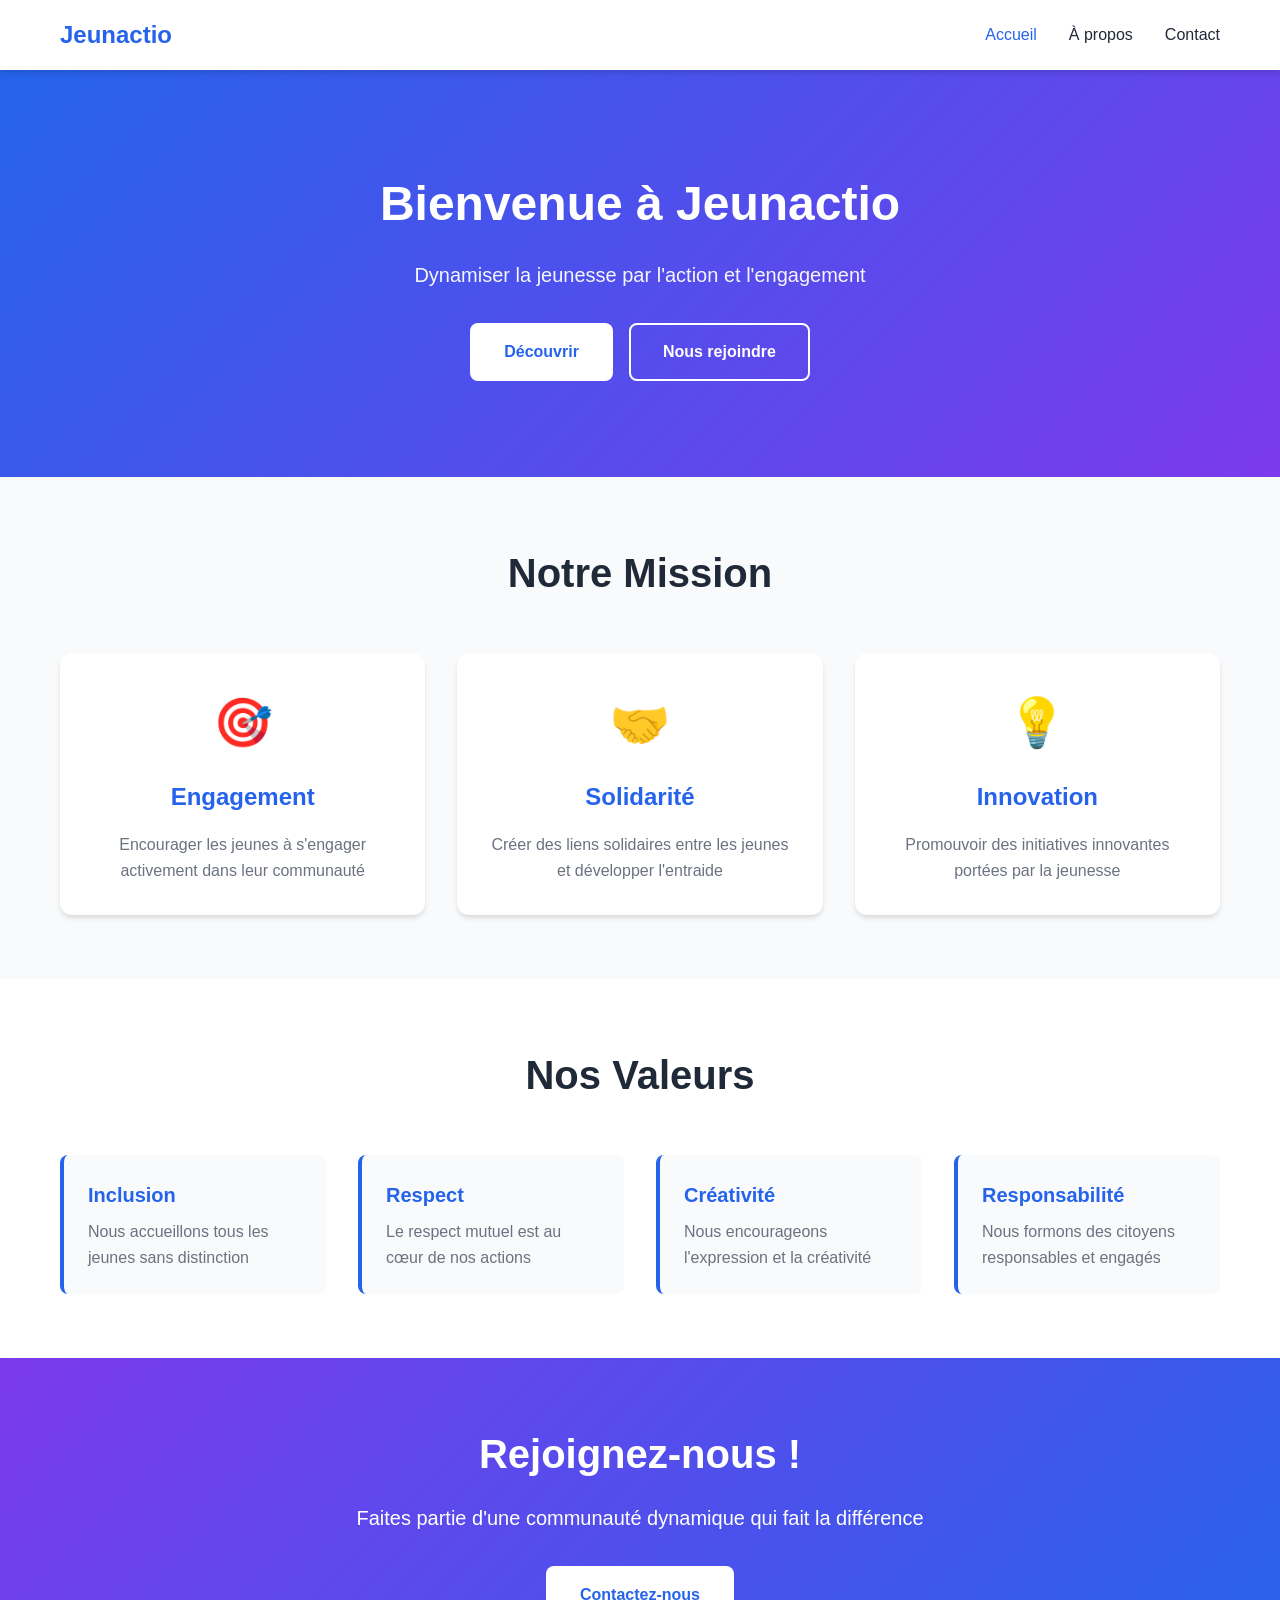
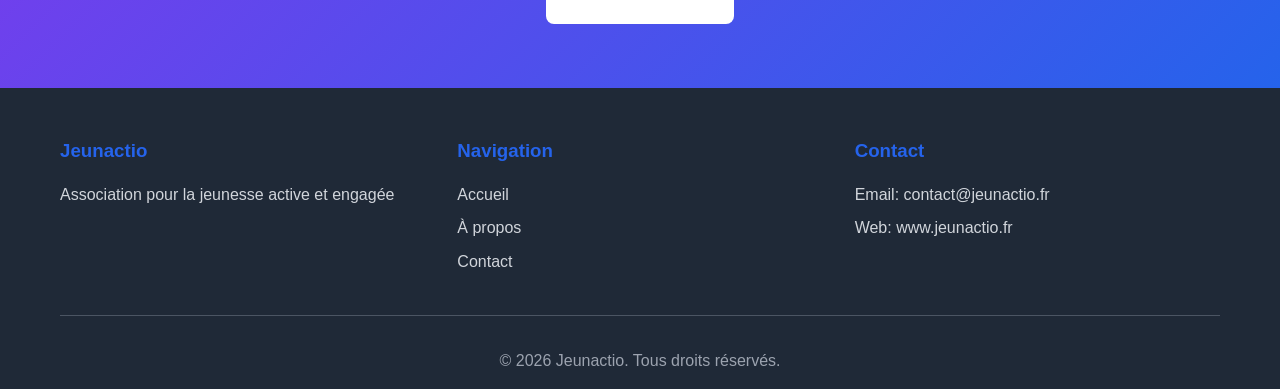
<file: index.html>
<!DOCTYPE html>
<html lang="fr">
<head>
    <meta charset="UTF-8">
    <meta name="viewport" content="width=device-width, initial-scale=1.0">
    <meta name="description" content="Association Jeunactio - Dynamiser la jeunesse par l'action et l'engagement">
    <meta name="keywords" content="jeunesse, association, action, engagement, solidarité">
    <title>Jeunactio - Association de la Jeunesse Active</title>
    <link rel="stylesheet" href="css/style.css">
</head>
<body>
    <!-- Navigation -->
    <nav class="navbar">
        <div class="container">
            <div class="nav-wrapper">
                <a href="index.html" class="logo">Jeunactio</a>
                <button class="menu-toggle" id="menuToggle" aria-label="Toggle menu">
                    <span></span>
                    <span></span>
                    <span></span>
                </button>
                <ul class="nav-menu" id="navMenu">
                    <li><a href="index.html" class="active">Accueil</a></li>
                    <li><a href="about.html">À propos</a></li>
                    <li><a href="contact.html">Contact</a></li>
                </ul>
            </div>
        </div>
    </nav>

    <!-- Hero Section -->
    <section class="hero">
        <div class="container">
            <div class="hero-content">
                <h1 class="hero-title">Bienvenue à Jeunactio</h1>
                <p class="hero-subtitle">Dynamiser la jeunesse par l'action et l'engagement</p>
                <div class="hero-buttons">
                    <a href="about.html" class="btn btn-primary">Découvrir</a>
                    <a href="contact.html" class="btn btn-secondary">Nous rejoindre</a>
                </div>
            </div>
        </div>
    </section>

    <!-- About Section -->
    <section class="section about-preview">
        <div class="container">
            <h2 class="section-title">Notre Mission</h2>
            <div class="about-grid">
                <div class="about-card">
                    <div class="card-icon">🎯</div>
                    <h3>Engagement</h3>
                    <p>Encourager les jeunes à s'engager activement dans leur communauté</p>
                </div>
                <div class="about-card">
                    <div class="card-icon">🤝</div>
                    <h3>Solidarité</h3>
                    <p>Créer des liens solidaires entre les jeunes et développer l'entraide</p>
                </div>
                <div class="about-card">
                    <div class="card-icon">💡</div>
                    <h3>Innovation</h3>
                    <p>Promouvoir des initiatives innovantes portées par la jeunesse</p>
                </div>
            </div>
        </div>
    </section>

    <!-- Values Section -->
    <section class="section values-section">
        <div class="container">
            <h2 class="section-title">Nos Valeurs</h2>
            <div class="values-grid">
                <div class="value-item">
                    <h3>Inclusion</h3>
                    <p>Nous accueillons tous les jeunes sans distinction</p>
                </div>
                <div class="value-item">
                    <h3>Respect</h3>
                    <p>Le respect mutuel est au cœur de nos actions</p>
                </div>
                <div class="value-item">
                    <h3>Créativité</h3>
                    <p>Nous encourageons l'expression et la créativité</p>
                </div>
                <div class="value-item">
                    <h3>Responsabilité</h3>
                    <p>Nous formons des citoyens responsables et engagés</p>
                </div>
            </div>
        </div>
    </section>

    <!-- CTA Section -->
    <section class="section cta-section">
        <div class="container">
            <div class="cta-content">
                <h2>Rejoignez-nous !</h2>
                <p>Faites partie d'une communauté dynamique qui fait la différence</p>
                <a href="contact.html" class="btn btn-light">Contactez-nous</a>
            </div>
        </div>
    </section>

    <!-- Footer -->
    <footer class="footer">
        <div class="container">
            <div class="footer-content">
                <div class="footer-section">
                    <h3>Jeunactio</h3>
                    <p>Association pour la jeunesse active et engagée</p>
                </div>
                <div class="footer-section">
                    <h3>Navigation</h3>
                    <ul>
                        <li><a href="index.html">Accueil</a></li>
                        <li><a href="about.html">À propos</a></li>
                        <li><a href="contact.html">Contact</a></li>
                    </ul>
                </div>
                <div class="footer-section">
                    <h3>Contact</h3>
                    <p>Email: contact@jeunactio.fr</p>
                    <p>Web: www.jeunactio.fr</p>
                </div>
            </div>
            <div class="footer-bottom">
                <p>&copy; 2025 Jeunactio. Tous droits réservés.</p>
            </div>
        </div>
    </footer>

    <script src="js/script.js"></script>
</body>
</html>
</file>
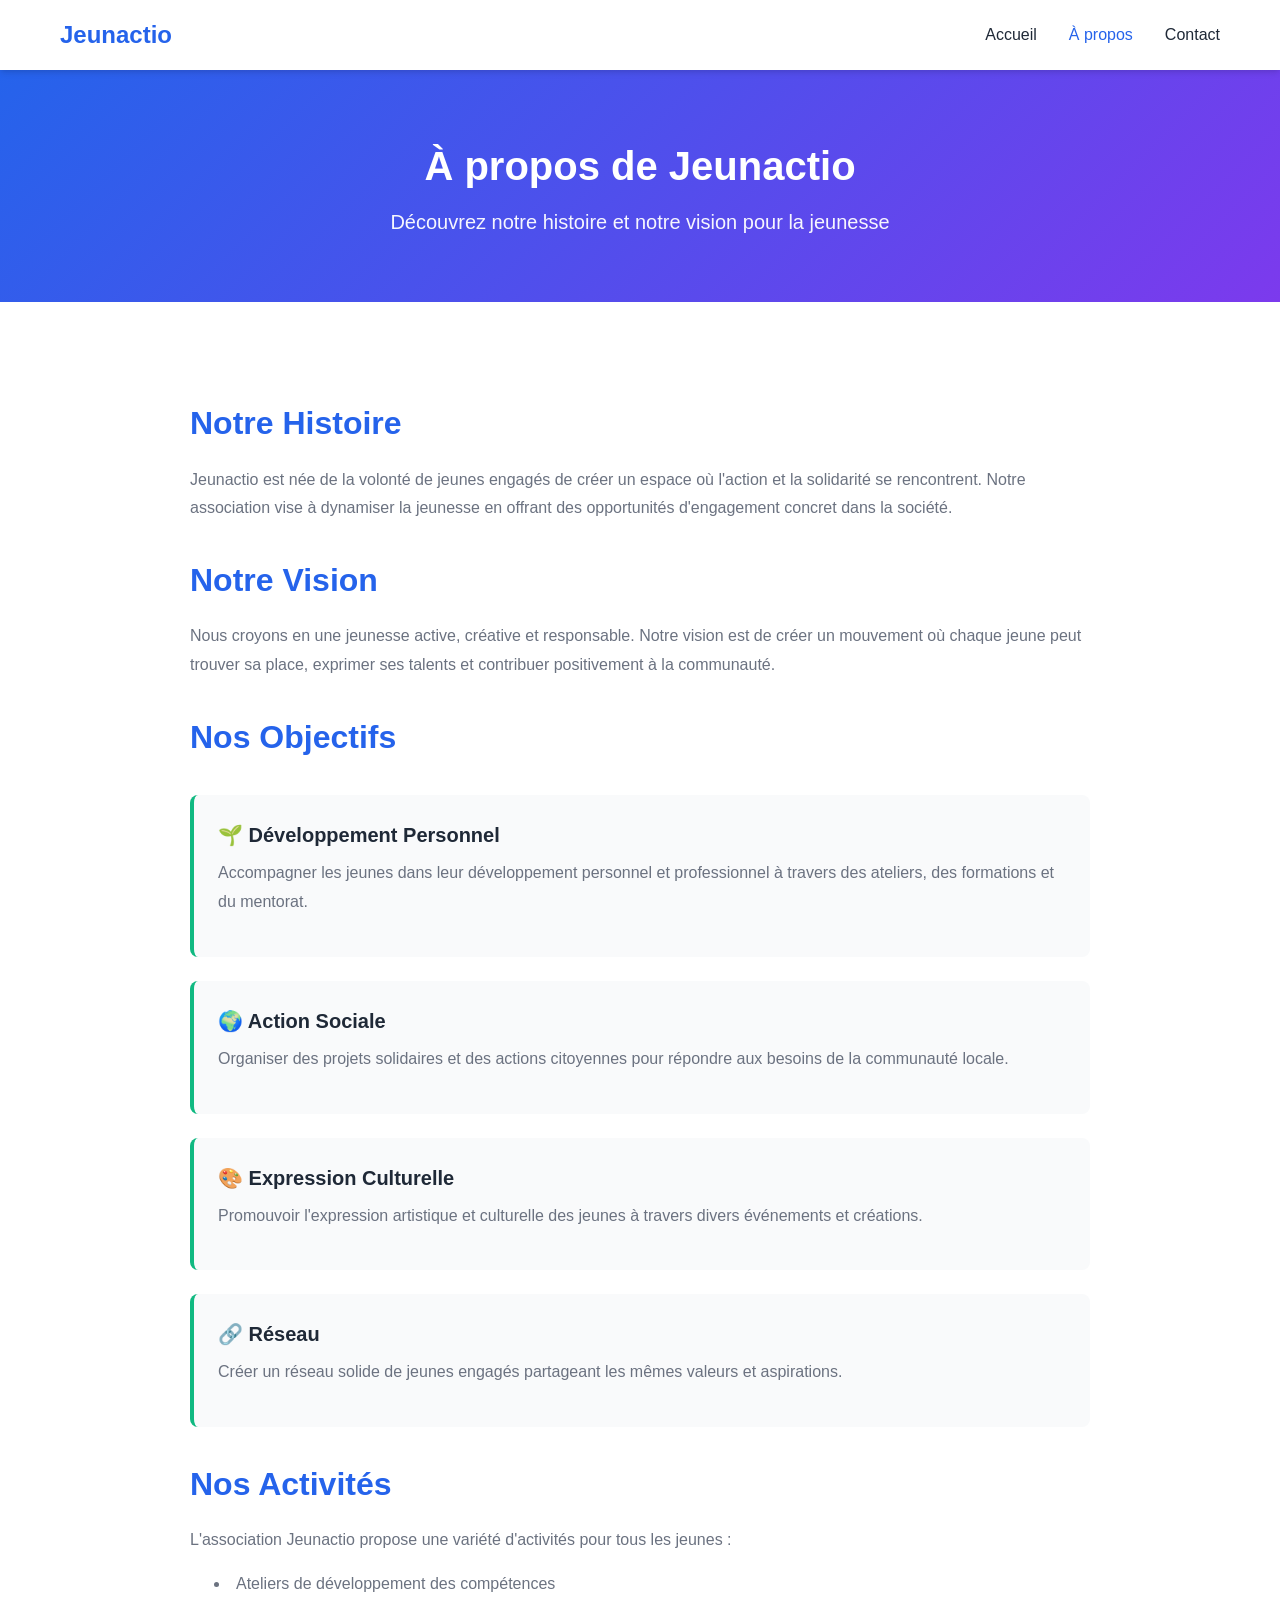
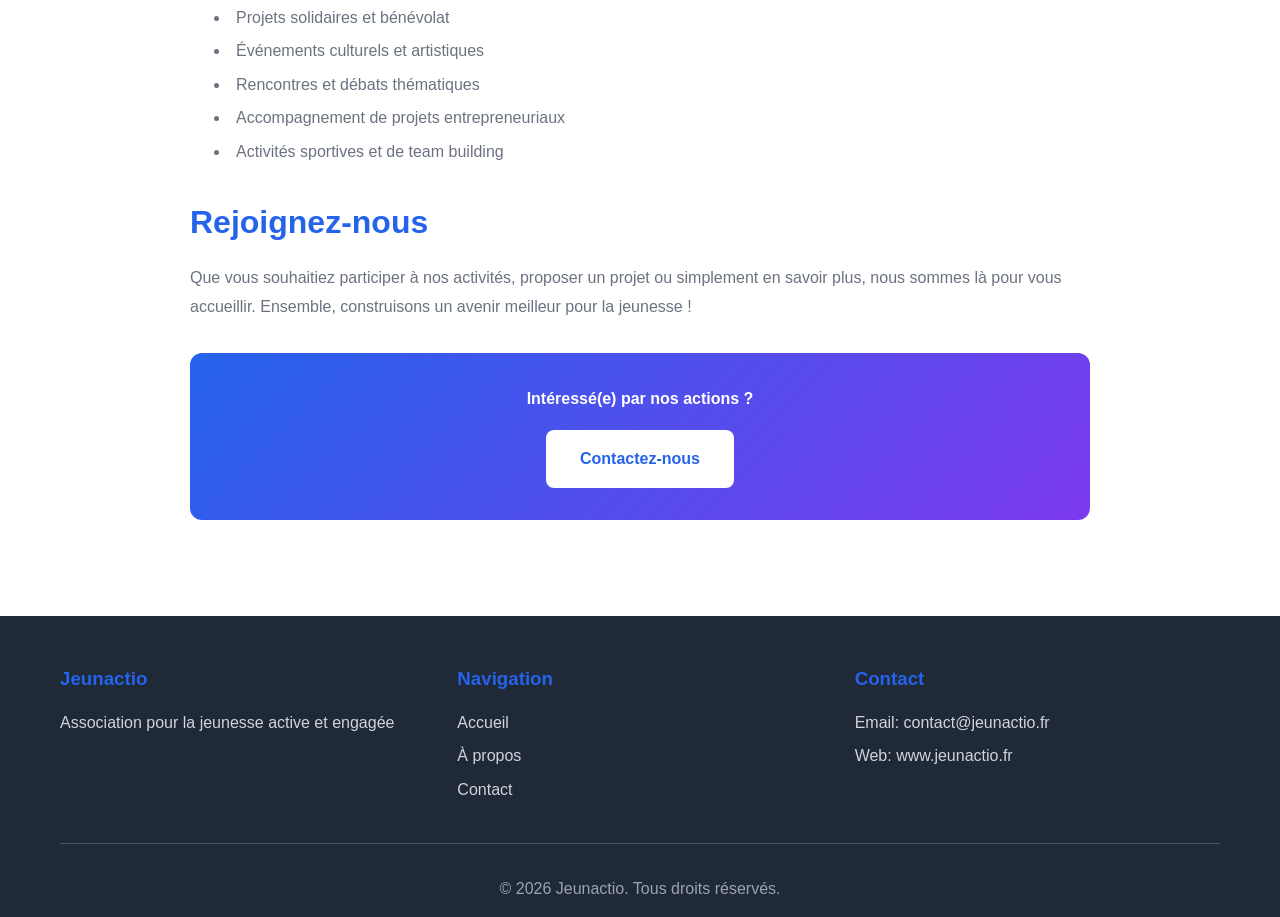
<file: about.html>
<!DOCTYPE html>
<html lang="fr">
<head>
    <meta charset="UTF-8">
    <meta name="viewport" content="width=device-width, initial-scale=1.0">
    <meta name="description" content="À propos de Jeunactio - Découvrez notre histoire et notre vision">
    <title>À propos - Jeunactio</title>
    <link rel="stylesheet" href="css/style.css">
</head>
<body>
    <!-- Navigation -->
    <nav class="navbar">
        <div class="container">
            <div class="nav-wrapper">
                <a href="index.html" class="logo">Jeunactio</a>
                <button class="menu-toggle" id="menuToggle" aria-label="Toggle menu">
                    <span></span>
                    <span></span>
                    <span></span>
                </button>
                <ul class="nav-menu" id="navMenu">
                    <li><a href="index.html">Accueil</a></li>
                    <li><a href="about.html" class="active">À propos</a></li>
                    <li><a href="contact.html">Contact</a></li>
                </ul>
            </div>
        </div>
    </nav>

    <!-- Page Header -->
    <section class="page-header">
        <div class="container">
            <h1>À propos de Jeunactio</h1>
            <p>Découvrez notre histoire et notre vision pour la jeunesse</p>
        </div>
    </section>

    <!-- About Content -->
    <section class="section">
        <div class="container">
            <div class="content-wrapper">
                <h2>Notre Histoire</h2>
                <p>Jeunactio est née de la volonté de jeunes engagés de créer un espace où l'action et la solidarité se rencontrent. Notre association vise à dynamiser la jeunesse en offrant des opportunités d'engagement concret dans la société.</p>
                
                <h2>Notre Vision</h2>
                <p>Nous croyons en une jeunesse active, créative et responsable. Notre vision est de créer un mouvement où chaque jeune peut trouver sa place, exprimer ses talents et contribuer positivement à la communauté.</p>

                <h2>Nos Objectifs</h2>
                <div class="objectives-list">
                    <div class="objective-item">
                        <h3>🌱 Développement Personnel</h3>
                        <p>Accompagner les jeunes dans leur développement personnel et professionnel à travers des ateliers, des formations et du mentorat.</p>
                    </div>
                    <div class="objective-item">
                        <h3>🌍 Action Sociale</h3>
                        <p>Organiser des projets solidaires et des actions citoyennes pour répondre aux besoins de la communauté locale.</p>
                    </div>
                    <div class="objective-item">
                        <h3>🎨 Expression Culturelle</h3>
                        <p>Promouvoir l'expression artistique et culturelle des jeunes à travers divers événements et créations.</p>
                    </div>
                    <div class="objective-item">
                        <h3>🔗 Réseau</h3>
                        <p>Créer un réseau solide de jeunes engagés partageant les mêmes valeurs et aspirations.</p>
                    </div>
                </div>

                <h2>Nos Activités</h2>
                <p>L'association Jeunactio propose une variété d'activités pour tous les jeunes :</p>
                <ul class="activities-list">
                    <li>Ateliers de développement des compétences</li>
                    <li>Projets solidaires et bénévolat</li>
                    <li>Événements culturels et artistiques</li>
                    <li>Rencontres et débats thématiques</li>
                    <li>Accompagnement de projets entrepreneuriaux</li>
                    <li>Activités sportives et de team building</li>
                </ul>

                <h2>Rejoignez-nous</h2>
                <p>Que vous souhaitiez participer à nos activités, proposer un projet ou simplement en savoir plus, nous sommes là pour vous accueillir. Ensemble, construisons un avenir meilleur pour la jeunesse !</p>
                
                <div class="cta-box">
                    <p><strong>Intéressé(e) par nos actions ?</strong></p>
                    <a href="contact.html" class="btn btn-primary">Contactez-nous</a>
                </div>
            </div>
        </div>
    </section>

    <!-- Footer -->
    <footer class="footer">
        <div class="container">
            <div class="footer-content">
                <div class="footer-section">
                    <h3>Jeunactio</h3>
                    <p>Association pour la jeunesse active et engagée</p>
                </div>
                <div class="footer-section">
                    <h3>Navigation</h3>
                    <ul>
                        <li><a href="index.html">Accueil</a></li>
                        <li><a href="about.html">À propos</a></li>
                        <li><a href="contact.html">Contact</a></li>
                    </ul>
                </div>
                <div class="footer-section">
                    <h3>Contact</h3>
                    <p>Email: contact@jeunactio.fr</p>
                    <p>Web: www.jeunactio.fr</p>
                </div>
            </div>
            <div class="footer-bottom">
                <p>&copy; 2025 Jeunactio. Tous droits réservés.</p>
            </div>
        </div>
    </footer>

    <script src="js/script.js"></script>
</body>
</html>
</file>
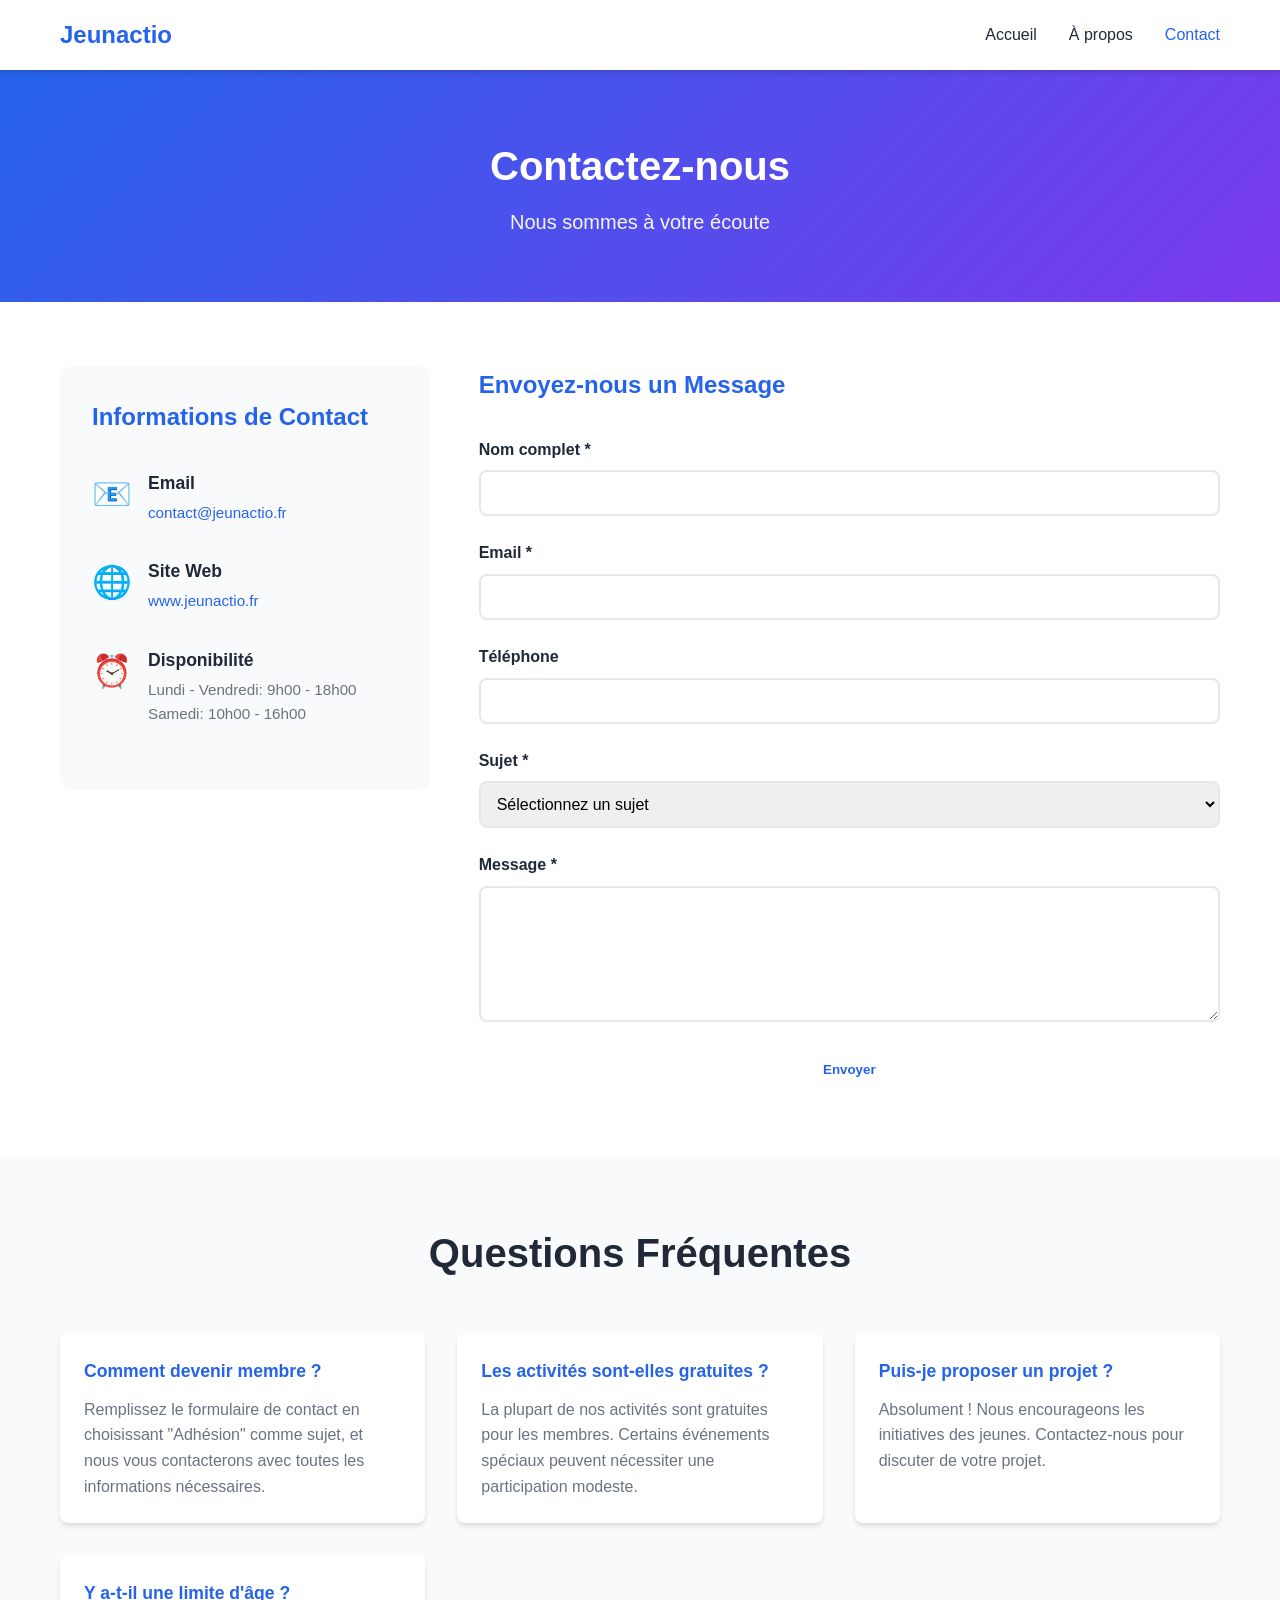
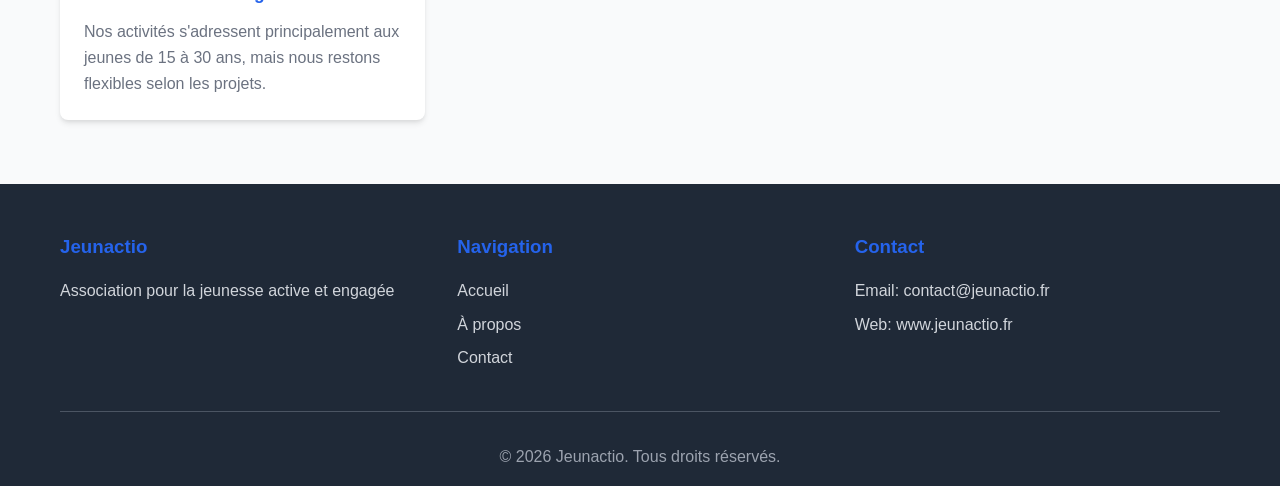
<file: contact.html>
<!DOCTYPE html>
<html lang="fr">
<head>
    <meta charset="UTF-8">
    <meta name="viewport" content="width=device-width, initial-scale=1.0">
    <meta name="description" content="Contactez Jeunactio - Nous sommes à votre écoute">
    <title>Contact - Jeunactio</title>
    <link rel="stylesheet" href="css/style.css">
</head>
<body>
    <!-- Navigation -->
    <nav class="navbar">
        <div class="container">
            <div class="nav-wrapper">
                <a href="index.html" class="logo">Jeunactio</a>
                <button class="menu-toggle" id="menuToggle" aria-label="Toggle menu">
                    <span></span>
                    <span></span>
                    <span></span>
                </button>
                <ul class="nav-menu" id="navMenu">
                    <li><a href="index.html">Accueil</a></li>
                    <li><a href="about.html">À propos</a></li>
                    <li><a href="contact.html" class="active">Contact</a></li>
                </ul>
            </div>
        </div>
    </nav>

    <!-- Page Header -->
    <section class="page-header">
        <div class="container">
            <h1>Contactez-nous</h1>
            <p>Nous sommes à votre écoute</p>
        </div>
    </section>

    <!-- Contact Section -->
    <section class="section">
        <div class="container">
            <div class="contact-wrapper">
                <div class="contact-info">
                    <h2>Informations de Contact</h2>
                    <div class="info-item">
                        <div class="info-icon">📧</div>
                        <div>
                            <h3>Email</h3>
                            <p><a href="mailto:contact@jeunactio.fr">contact@jeunactio.fr</a></p>
                        </div>
                    </div>
                    <div class="info-item">
                        <div class="info-icon">🌐</div>
                        <div>
                            <h3>Site Web</h3>
                            <p><a href="https://www.jeunactio.fr" target="_blank">www.jeunactio.fr</a></p>
                        </div>
                    </div>
                    <div class="info-item">
                        <div class="info-icon">⏰</div>
                        <div>
                            <h3>Disponibilité</h3>
                            <p>Lundi - Vendredi: 9h00 - 18h00</p>
                            <p>Samedi: 10h00 - 16h00</p>
                        </div>
                    </div>
                </div>

                <div class="contact-form-container">
                    <h2>Envoyez-nous un Message</h2>
                    <form class="contact-form" id="contactForm">
                        <div class="form-group">
                            <label for="name">Nom complet *</label>
                            <input type="text" id="name" name="name" required>
                        </div>
                        <div class="form-group">
                            <label for="email">Email *</label>
                            <input type="email" id="email" name="email" required>
                        </div>
                        <div class="form-group">
                            <label for="phone">Téléphone</label>
                            <input type="tel" id="phone" name="phone">
                        </div>
                        <div class="form-group">
                            <label for="subject">Sujet *</label>
                            <select id="subject" name="subject" required>
                                <option value="">Sélectionnez un sujet</option>
                                <option value="info">Demande d'information</option>
                                <option value="membership">Adhésion</option>
                                <option value="partnership">Partenariat</option>
                                <option value="volunteer">Bénévolat</option>
                                <option value="other">Autre</option>
                            </select>
                        </div>
                        <div class="form-group">
                            <label for="message">Message *</label>
                            <textarea id="message" name="message" rows="6" required></textarea>
                        </div>
                        <div class="form-group">
                            <button type="submit" class="btn btn-primary">Envoyer</button>
                        </div>
                        <div id="formMessage" class="form-message"></div>
                    </form>
                </div>
            </div>
        </div>
    </section>

    <!-- FAQ Section -->
    <section class="section faq-section">
        <div class="container">
            <h2 class="section-title">Questions Fréquentes</h2>
            <div class="faq-grid">
                <div class="faq-item">
                    <h3>Comment devenir membre ?</h3>
                    <p>Remplissez le formulaire de contact en choisissant "Adhésion" comme sujet, et nous vous contacterons avec toutes les informations nécessaires.</p>
                </div>
                <div class="faq-item">
                    <h3>Les activités sont-elles gratuites ?</h3>
                    <p>La plupart de nos activités sont gratuites pour les membres. Certains événements spéciaux peuvent nécessiter une participation modeste.</p>
                </div>
                <div class="faq-item">
                    <h3>Puis-je proposer un projet ?</h3>
                    <p>Absolument ! Nous encourageons les initiatives des jeunes. Contactez-nous pour discuter de votre projet.</p>
                </div>
                <div class="faq-item">
                    <h3>Y a-t-il une limite d'âge ?</h3>
                    <p>Nos activités s'adressent principalement aux jeunes de 15 à 30 ans, mais nous restons flexibles selon les projets.</p>
                </div>
            </div>
        </div>
    </section>

    <!-- Footer -->
    <footer class="footer">
        <div class="container">
            <div class="footer-content">
                <div class="footer-section">
                    <h3>Jeunactio</h3>
                    <p>Association pour la jeunesse active et engagée</p>
                </div>
                <div class="footer-section">
                    <h3>Navigation</h3>
                    <ul>
                        <li><a href="index.html">Accueil</a></li>
                        <li><a href="about.html">À propos</a></li>
                        <li><a href="contact.html">Contact</a></li>
                    </ul>
                </div>
                <div class="footer-section">
                    <h3>Contact</h3>
                    <p>Email: contact@jeunactio.fr</p>
                    <p>Web: www.jeunactio.fr</p>
                </div>
            </div>
            <div class="footer-bottom">
                <p>&copy; 2025 Jeunactio. Tous droits réservés.</p>
            </div>
        </div>
    </footer>

    <script src="js/script.js"></script>
</body>
</html>
</file>
<file: css/style.css>
/* ===== CSS Reset & Base Styles ===== */
* {
    margin: 0;
    padding: 0;
    box-sizing: border-box;
}

:root {
    --primary-color: #2563eb;
    --secondary-color: #7c3aed;
    --accent-color: #10b981;
    --text-dark: #1f2937;
    --text-light: #6b7280;
    --bg-light: #f9fafb;
    --bg-white: #ffffff;
    --border-color: #e5e7eb;
    --shadow: 0 4px 6px -1px rgba(0, 0, 0, 0.1), 0 2px 4px -1px rgba(0, 0, 0, 0.06);
    --shadow-lg: 0 10px 15px -3px rgba(0, 0, 0, 0.1), 0 4px 6px -2px rgba(0, 0, 0, 0.05);
}

html {
    scroll-behavior: smooth;
}

body {
    font-family: 'Segoe UI', Tahoma, Geneva, Verdana, sans-serif;
    line-height: 1.6;
    color: var(--text-dark);
    background-color: var(--bg-white);
}

.container {
    max-width: 1200px;
    margin: 0 auto;
    padding: 0 20px;
}

/* ===== Navigation ===== */
.navbar {
    background-color: var(--bg-white);
    box-shadow: var(--shadow);
    position: sticky;
    top: 0;
    z-index: 1000;
}

.nav-wrapper {
    display: flex;
    justify-content: space-between;
    align-items: center;
    padding: 1rem 0;
}

.logo {
    font-size: 1.5rem;
    font-weight: bold;
    color: var(--primary-color);
    text-decoration: none;
    transition: color 0.3s ease;
}

.logo:hover {
    color: var(--secondary-color);
}

.nav-menu {
    display: flex;
    list-style: none;
    gap: 2rem;
}

.nav-menu a {
    text-decoration: none;
    color: var(--text-dark);
    font-weight: 500;
    transition: color 0.3s ease;
    padding: 0.5rem 0;
}

.nav-menu a:hover,
.nav-menu a.active {
    color: var(--primary-color);
}

.menu-toggle {
    display: none;
    flex-direction: column;
    background: none;
    border: none;
    cursor: pointer;
    gap: 5px;
}

.menu-toggle span {
    width: 25px;
    height: 3px;
    background-color: var(--text-dark);
    transition: all 0.3s ease;
}

/* ===== Hero Section ===== */
.hero {
    background: linear-gradient(135deg, var(--primary-color) 0%, var(--secondary-color) 100%);
    color: white;
    padding: 6rem 0;
    text-align: center;
}

.hero-content {
    max-width: 800px;
    margin: 0 auto;
}

.hero-title {
    font-size: 3rem;
    margin-bottom: 1rem;
    font-weight: 700;
}

.hero-subtitle {
    font-size: 1.25rem;
    margin-bottom: 2rem;
    opacity: 0.95;
}

.hero-buttons {
    display: flex;
    gap: 1rem;
    justify-content: center;
    flex-wrap: wrap;
}

/* ===== Buttons ===== */
.btn {
    display: inline-block;
    padding: 0.875rem 2rem;
    border-radius: 8px;
    text-decoration: none;
    font-weight: 600;
    transition: all 0.3s ease;
    border: 2px solid transparent;
}

.btn-primary {
    background-color: var(--bg-white);
    color: var(--primary-color);
}

.btn-primary:hover {
    background-color: var(--bg-light);
    transform: translateY(-2px);
    box-shadow: var(--shadow-lg);
}

.btn-secondary {
    background-color: transparent;
    color: var(--bg-white);
    border-color: var(--bg-white);
}

.btn-secondary:hover {
    background-color: var(--bg-white);
    color: var(--primary-color);
}

.btn-light {
    background-color: var(--bg-white);
    color: var(--primary-color);
}

.btn-light:hover {
    transform: translateY(-2px);
    box-shadow: var(--shadow-lg);
}

/* ===== Sections ===== */
.section {
    padding: 4rem 0;
}

.section-title {
    text-align: center;
    font-size: 2.5rem;
    margin-bottom: 3rem;
    color: var(--text-dark);
}

/* ===== About Preview ===== */
.about-preview {
    background-color: var(--bg-light);
}

.about-grid {
    display: grid;
    grid-template-columns: repeat(auto-fit, minmax(280px, 1fr));
    gap: 2rem;
}

.about-card {
    background-color: var(--bg-white);
    padding: 2rem;
    border-radius: 12px;
    text-align: center;
    box-shadow: var(--shadow);
    transition: transform 0.3s ease, box-shadow 0.3s ease;
}

.about-card:hover {
    transform: translateY(-5px);
    box-shadow: var(--shadow-lg);
}

.card-icon {
    font-size: 3rem;
    margin-bottom: 1rem;
}

.about-card h3 {
    font-size: 1.5rem;
    margin-bottom: 1rem;
    color: var(--primary-color);
}

.about-card p {
    color: var(--text-light);
}

/* ===== Values Section ===== */
.values-grid {
    display: grid;
    grid-template-columns: repeat(auto-fit, minmax(250px, 1fr));
    gap: 2rem;
}

.value-item {
    padding: 1.5rem;
    border-left: 4px solid var(--primary-color);
    background-color: var(--bg-light);
    border-radius: 8px;
    transition: all 0.3s ease;
}

.value-item:hover {
    background-color: var(--bg-white);
    box-shadow: var(--shadow);
}

.value-item h3 {
    color: var(--primary-color);
    margin-bottom: 0.5rem;
    font-size: 1.25rem;
}

.value-item p {
    color: var(--text-light);
}

/* ===== CTA Section ===== */
.cta-section {
    background: linear-gradient(135deg, var(--secondary-color) 0%, var(--primary-color) 100%);
    color: white;
    text-align: center;
}

.cta-content h2 {
    font-size: 2.5rem;
    margin-bottom: 1rem;
}

.cta-content p {
    font-size: 1.25rem;
    margin-bottom: 2rem;
}

/* ===== Footer ===== */
.footer {
    background-color: var(--text-dark);
    color: white;
    padding: 3rem 0 1rem;
}

.footer-content {
    display: grid;
    grid-template-columns: repeat(auto-fit, minmax(250px, 1fr));
    gap: 2rem;
    margin-bottom: 2rem;
}

.footer-section h3 {
    margin-bottom: 1rem;
    color: var(--primary-color);
}

.footer-section ul {
    list-style: none;
}

.footer-section ul li {
    margin-bottom: 0.5rem;
}

.footer-section a {
    color: #d1d5db;
    text-decoration: none;
    transition: color 0.3s ease;
}

.footer-section a:hover {
    color: white;
}

.footer-section p {
    color: #d1d5db;
    margin-bottom: 0.5rem;
}

.footer-bottom {
    text-align: center;
    padding-top: 2rem;
    border-top: 1px solid #4b5563;
    color: #9ca3af;
}

/* ===== Page Header ===== */
.page-header {
    background: linear-gradient(135deg, var(--primary-color) 0%, var(--secondary-color) 100%);
    color: white;
    padding: 4rem 0;
    text-align: center;
}

.page-header h1 {
    font-size: 2.5rem;
    margin-bottom: 0.5rem;
}

.page-header p {
    font-size: 1.25rem;
    opacity: 0.95;
}

/* ===== Content Wrapper ===== */
.content-wrapper {
    max-width: 900px;
    margin: 0 auto;
}

.content-wrapper h2 {
    color: var(--primary-color);
    font-size: 2rem;
    margin: 2rem 0 1rem;
}

.content-wrapper p {
    color: var(--text-light);
    margin-bottom: 1rem;
    line-height: 1.8;
}

/* ===== Objectives ===== */
.objectives-list {
    display: grid;
    gap: 1.5rem;
    margin: 2rem 0;
}

.objective-item {
    background-color: var(--bg-light);
    padding: 1.5rem;
    border-radius: 8px;
    border-left: 4px solid var(--accent-color);
}

.objective-item h3 {
    color: var(--text-dark);
    margin-bottom: 0.5rem;
    font-size: 1.25rem;
}

.objective-item p {
    color: var(--text-light);
}

/* ===== Activities List ===== */
.activities-list {
    list-style-position: inside;
    color: var(--text-light);
    margin: 1rem 0;
    padding-left: 1rem;
}

.activities-list li {
    margin-bottom: 0.5rem;
    padding-left: 0.5rem;
}

/* ===== CTA Box ===== */
.cta-box {
    background: linear-gradient(135deg, var(--primary-color) 0%, var(--secondary-color) 100%);
    color: white;
    padding: 2rem;
    border-radius: 12px;
    text-align: center;
    margin: 2rem 0;
}

.cta-box p {
    color: white;
    margin-bottom: 1rem;
}

/* ===== Contact Wrapper ===== */
.contact-wrapper {
    display: grid;
    grid-template-columns: 1fr 2fr;
    gap: 3rem;
}

.contact-info {
    background-color: var(--bg-light);
    padding: 2rem;
    border-radius: 12px;
    height: fit-content;
}

.contact-info h2 {
    color: var(--primary-color);
    margin-bottom: 2rem;
}

.info-item {
    display: flex;
    gap: 1rem;
    margin-bottom: 2rem;
    align-items: flex-start;
}

.info-icon {
    font-size: 2rem;
}

.info-item h3 {
    color: var(--text-dark);
    font-size: 1.1rem;
    margin-bottom: 0.25rem;
}

.info-item p {
    color: var(--text-light);
    font-size: 0.95rem;
    line-height: 1.6;
}

.info-item a {
    color: var(--primary-color);
    text-decoration: none;
}

.info-item a:hover {
    text-decoration: underline;
}

/* ===== Contact Form ===== */
.contact-form-container h2 {
    color: var(--primary-color);
    margin-bottom: 2rem;
}

.contact-form {
    display: flex;
    flex-direction: column;
    gap: 1.5rem;
}

.form-group {
    display: flex;
    flex-direction: column;
}

.form-group label {
    font-weight: 600;
    color: var(--text-dark);
    margin-bottom: 0.5rem;
}

.form-group input,
.form-group select,
.form-group textarea {
    padding: 0.75rem;
    border: 2px solid var(--border-color);
    border-radius: 8px;
    font-size: 1rem;
    font-family: inherit;
    transition: border-color 0.3s ease;
}

.form-group input:focus,
.form-group select:focus,
.form-group textarea:focus {
    outline: none;
    border-color: var(--primary-color);
}

.form-group textarea {
    resize: vertical;
}

.form-message {
    padding: 1rem;
    border-radius: 8px;
    text-align: center;
    font-weight: 600;
    display: none;
}

.form-message.success {
    background-color: #d1fae5;
    color: #065f46;
    display: block;
}

.form-message.error {
    background-color: #fee2e2;
    color: #991b1b;
    display: block;
}

/* ===== FAQ Section ===== */
.faq-section {
    background-color: var(--bg-light);
}

.faq-grid {
    display: grid;
    grid-template-columns: repeat(auto-fit, minmax(280px, 1fr));
    gap: 2rem;
}

.faq-item {
    background-color: var(--bg-white);
    padding: 1.5rem;
    border-radius: 8px;
    box-shadow: var(--shadow);
}

.faq-item h3 {
    color: var(--primary-color);
    margin-bottom: 0.75rem;
    font-size: 1.1rem;
}

.faq-item p {
    color: var(--text-light);
    line-height: 1.6;
}

/* ===== Responsive Design ===== */
@media (max-width: 768px) {
    .menu-toggle {
        display: flex;
    }

    .nav-menu {
        position: absolute;
        top: 100%;
        left: 0;
        right: 0;
        background-color: var(--bg-white);
        flex-direction: column;
        padding: 1rem;
        box-shadow: var(--shadow);
        max-height: 0;
        overflow: hidden;
        transition: max-height 0.3s ease;
        gap: 0;
    }

    .nav-menu.active {
        max-height: 300px;
    }

    .nav-menu li {
        padding: 0.75rem 0;
        border-bottom: 1px solid var(--border-color);
    }

    .nav-menu li:last-child {
        border-bottom: none;
    }

    .hero-title {
        font-size: 2rem;
    }

    .hero-subtitle {
        font-size: 1rem;
    }

    .section-title {
        font-size: 2rem;
    }

    .about-grid {
        grid-template-columns: 1fr;
    }

    .contact-wrapper {
        grid-template-columns: 1fr;
    }

    .footer-content {
        grid-template-columns: 1fr;
        text-align: center;
    }

    .hero {
        padding: 4rem 0;
    }

    .section {
        padding: 3rem 0;
    }
}

@media (max-width: 480px) {
    .hero-title {
        font-size: 1.75rem;
    }

    .hero-buttons {
        flex-direction: column;
        align-items: stretch;
    }

    .btn {
        text-align: center;
    }
}
</file>
